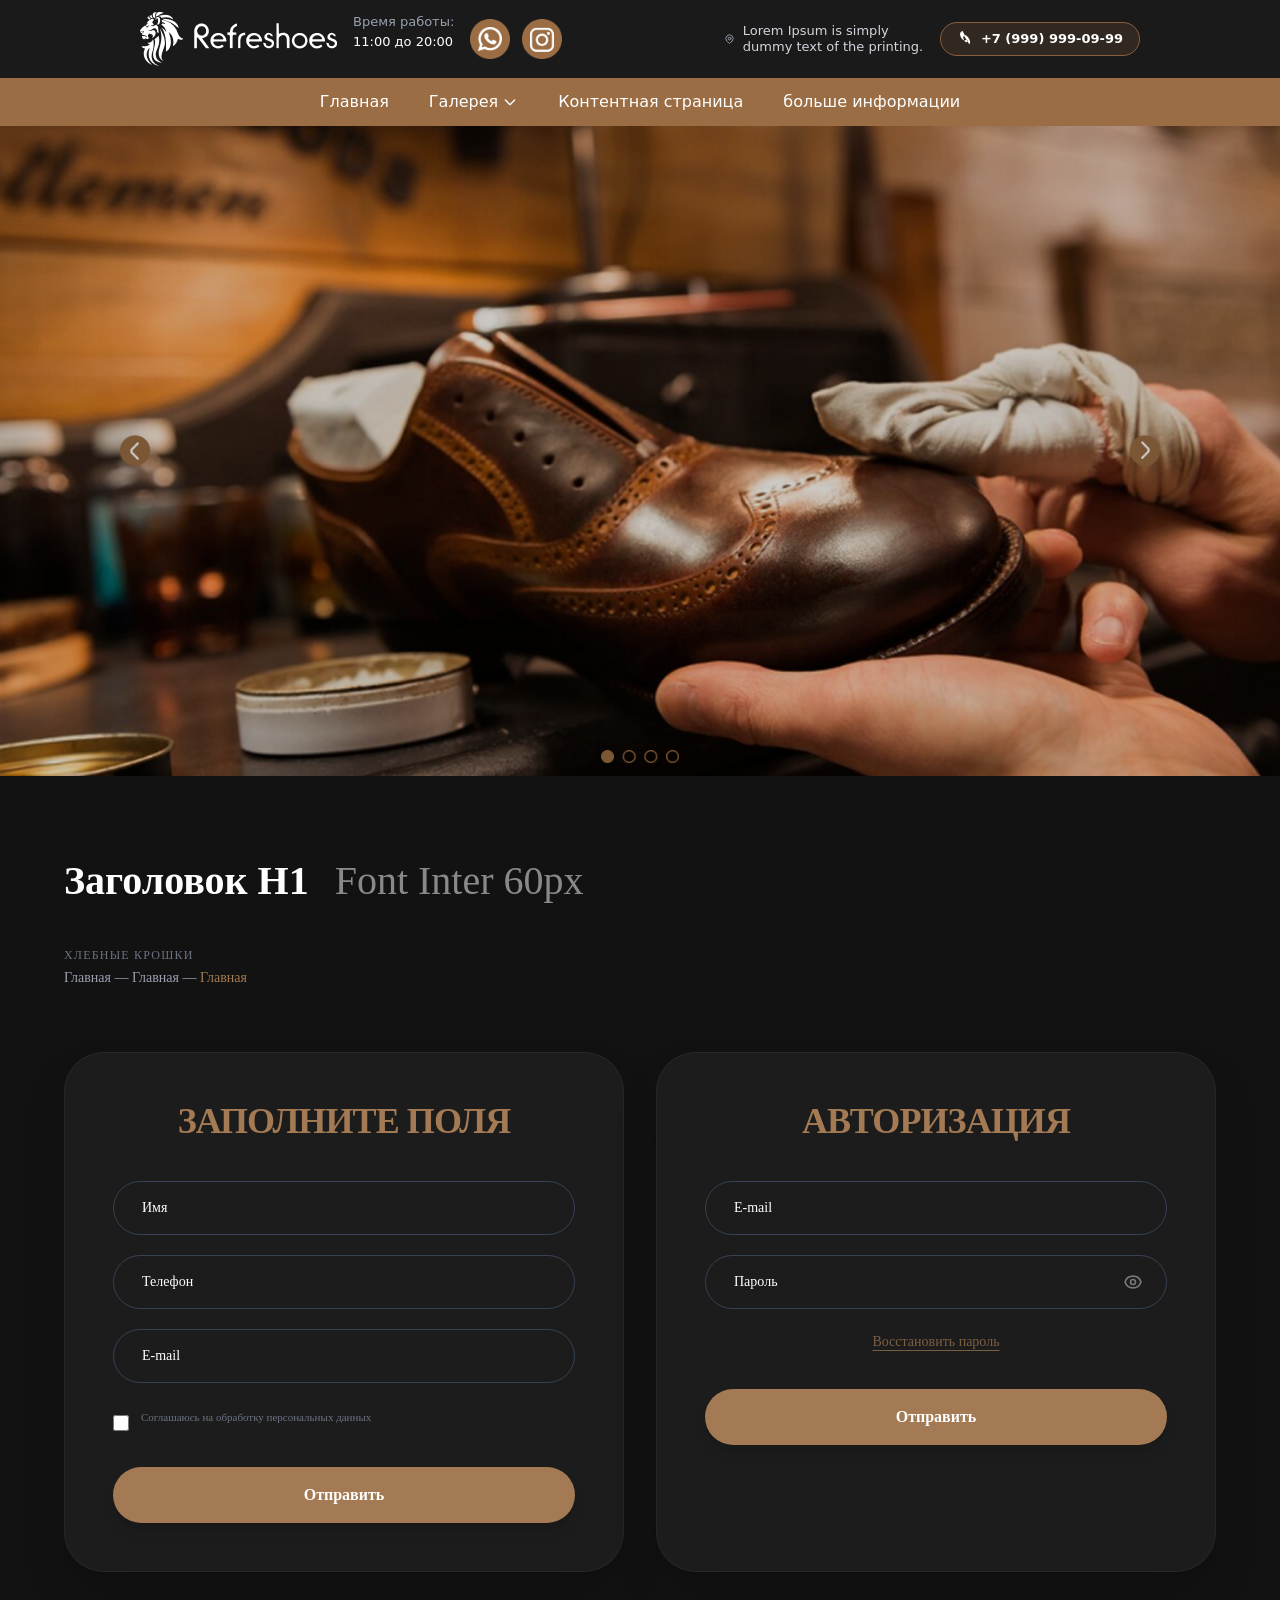
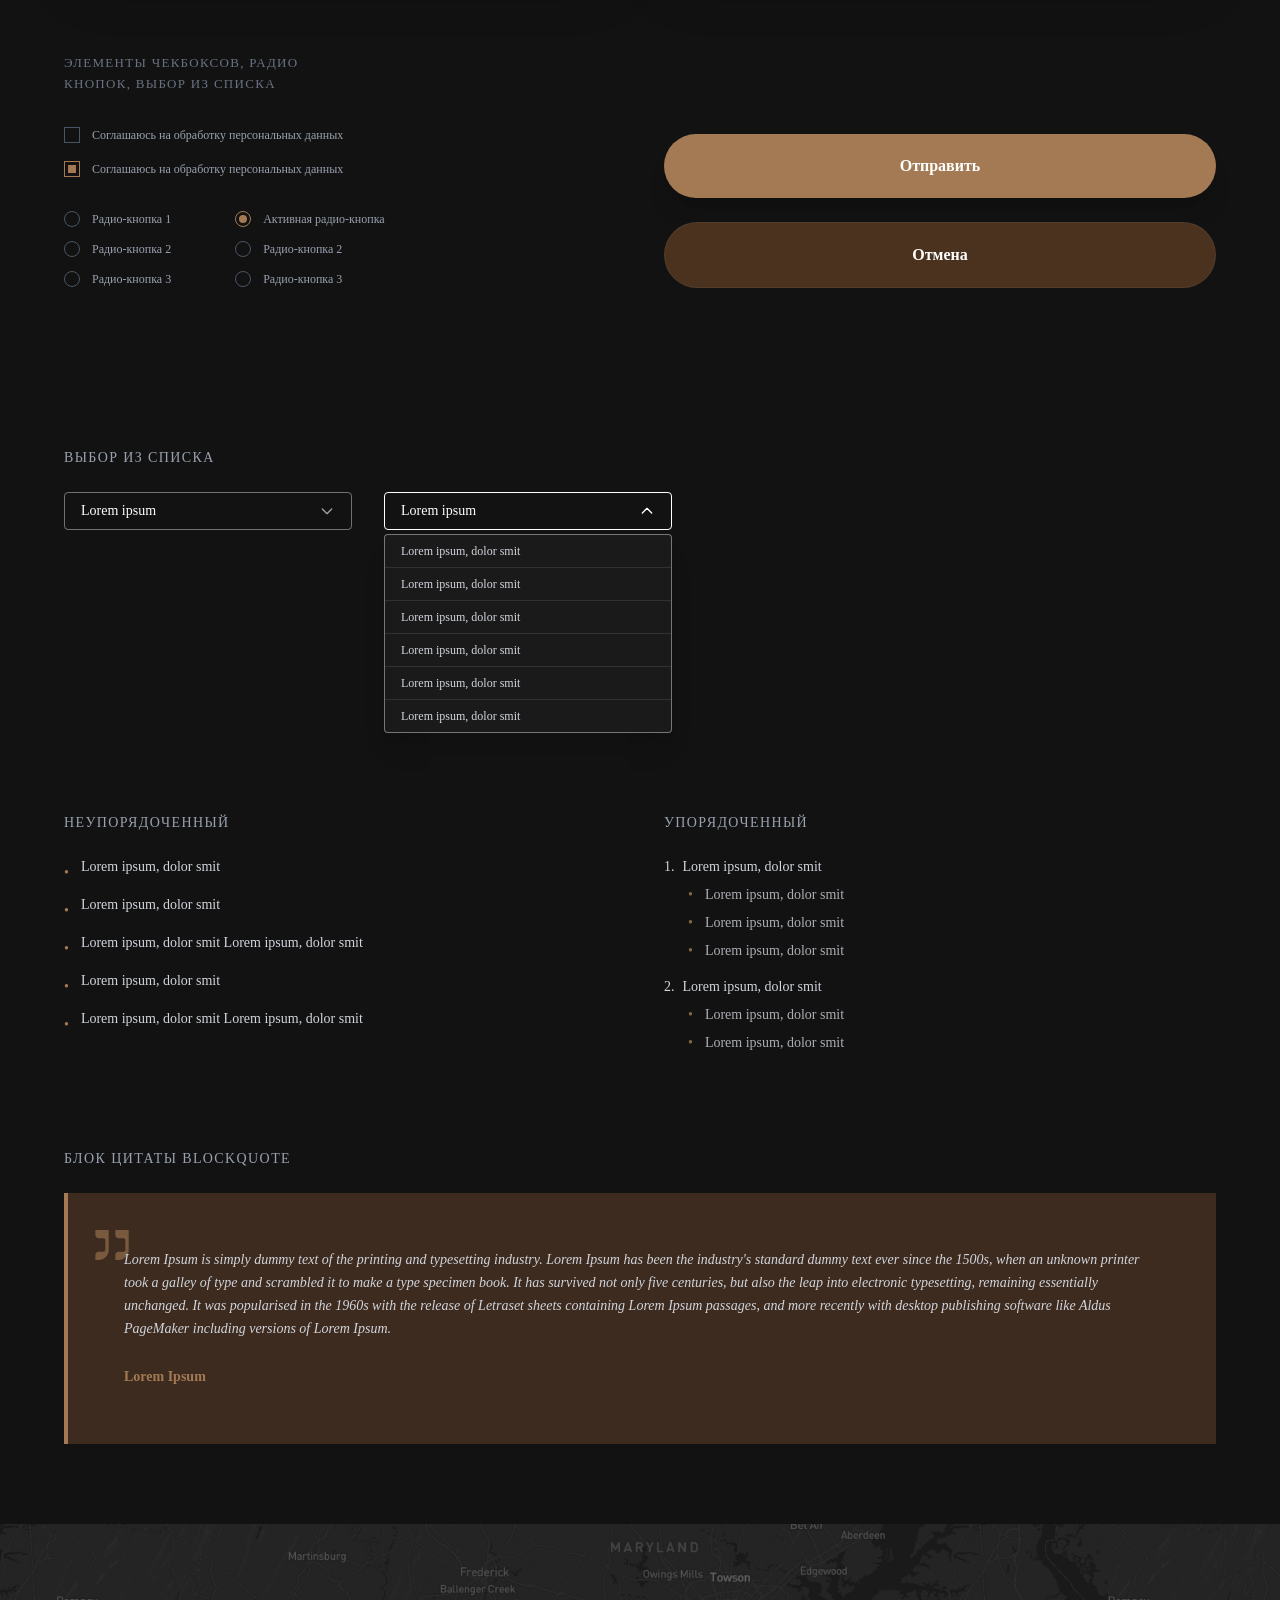
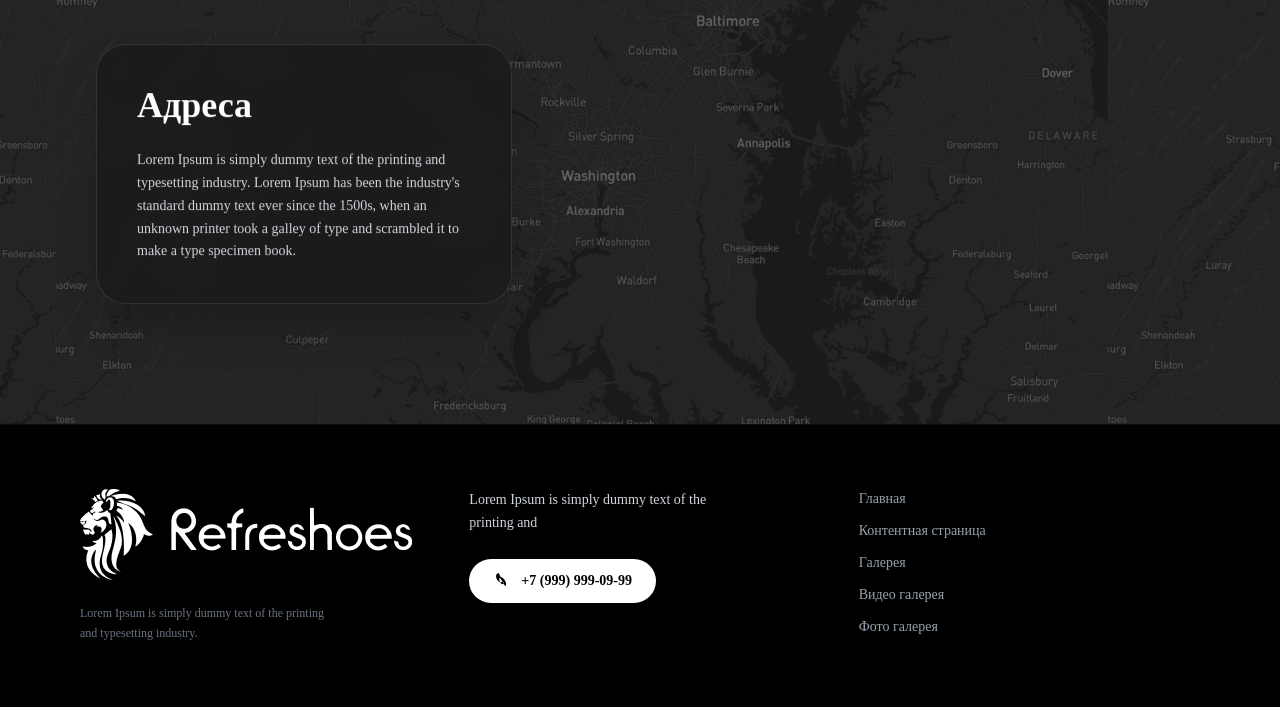
<file: index.html>
<!DOCTYPE html>
<html lang="en">
<head>
    <meta charset="UTF-8">
    <meta name="viewport" content="width=device-width, initial-scale=1.0">
    <title>Document</title>
    <link rel="stylesheet" href="./src/output.css">
</head>
<body >

    <div class="bg-[#1a1a1a]"><header class="bg-[#1a1a1a] text-white py-3 px-4 md:px-10 flex flex-wrap items-center max-w-[1080px] m-auto justify-between text-[13px]">
        
       <div class="flex gap-4"> <div class=" items-center space-x-3">
            <div class=" flex items-center justify-center">
                <img src="./src/Refreshoes_LOGO копия 1.png" alt="">
            </div>
            
        </div>

        <div class="hidden lg:block text-gray-400">
            <p>Время работы:</p>
            <p class="text-white">11:00 до 20:00</p>
        </div>

        <div class="flex space-x-3 items-center">
            <a href="#" class="w-10 h-10  rounded-full flex items-center justify-center hover:bg-gray-700">
                <span class="text-[10px]"><img class="lg:block hidden" src="./src/Group 1100.png" alt=""></span>
            </a>
            <a href="#" class="w-10 h-10  flex items-center justify-center hover:bg-gray-700">
                <span class="text-[10px]"><img class="lg:block hidden" src="./src/Group 1101.png" alt="">
                </span>
            </a>
        </div></div>
<div class="flex gap-4">
        <div class="hidden xl:flex items-center space-x-2 max-w-[200px]">
            <svg xmlns="http://www.w3.org/2000/svg" class="h-5 w-5 text-gray-400" fill="none" viewBox="0 0 24 24" stroke="currentColor">
                <path stroke-linecap="round" stroke-linejoin="round" stroke-width="2" d="M17.657 16.657L13.414 20.9a1.998 1.998 0 01-2.827 0l-4.244-4.243a8 8 0 1111.314 0z" />
                <path stroke-linecap="round" stroke-linejoin="round" stroke-width="2" d="M15 11a3 3 0 11-6 0 3 3 0 016 0z" />
            </svg>
            <p class="text-gray-300 leading-tight">Lorem Ipsum is simply dummy text of the printing.</p>
        </div>

        <div class="bg-[#8b5e3c]/20 border border-[#8b5e3c] rounded-full px-4 py-1.5 flex items-center space-x-2">
            <svg xmlns="http://www.w3.org/2000/svg" class="h-4 w-4" fill="currentColor" viewBox="0 0 24 24">
                <path d="M20 22.621l-3.521-6.795c-.008.004-1.974.97-2.064 1.011-2.24 1.086-6.799-7.82-4.509-8.954.058-.028 2.026-1.004 2.026-1.004l-3.571-6.879s-2.021.999-2.035 1.007c-4.861 2.544 1.515 15.283 6.441 12.652l.004.002 2.002-.985 3.521 6.795c4.772-2.319-3.238-15.549-8.294-13.104z"/>
            </svg>
            <span class="font-semibold">+7 (999) 999-09-99</span>
        </div></div>
    </header></div>

    <nav class="bg-[#9B6D44] text-white flex justify-center space-x-10 py-3 shadow-md">
        <a href="#" class="hover:text-gray-200 transition">Главная</a>
        <div class="flex items-center space-x-1 cursor-pointer hover:text-gray-200 transition">
             <a href="./src/s2.html" class="hover:text-gray-200 transition">Галерея</a>
            <svg xmlns="http://www.w3.org/2000/svg" class="h-4 w-4" fill="none" viewBox="0 0 24 24" stroke="currentColor">
                <path stroke-linecap="round" stroke-linejoin="round" stroke-width="2" d="M19 9l-7 7-7-7" />
            </svg>
        </div>
        <a href="./src/s3.html" class="hover:text-gray-200 transition">Контентная страница</a>
         <a href="./src/s4.html" class="hover:text-gray-200 transition">больше информации</a>
    </nav>

    <section class="relative w-full h-[500px] md:h-[650px] overflow-hidden">
        <img src="./src/Group 14 (1).png" 
             alt="Shoe cleaning" 
             class="w-full h-full object-cover">
        
        <div class="absolute inset-0 bg-black/20"></div>

       
        
    </section>
 <section class="bg-[#121212] text-white py-20 px-4 font-['Inter']">
    <div class="max-w-6xl mx-auto">
        
        <div class="mb-16">
            <h1 class="text-4xl md:text-[40px] font-bold leading-tight mb-10">
                Заголовок H1 <span class="font-light opacity-50 ml-4 hidden md:inline">Font Inter 60px</span>
            </h1>
            
            <div class="space-y-1">
                <p class="text-[12px] text-gray-500 uppercase tracking-widest">Хлебные крошки</p>
                <nav class="text-sm text-gray-400">
                    <a href="#" class="hover:text-white">Главная</a> — 
                    <a href="#" class="hover:text-white">Главная</a> — 
                    <span class="text-[#a37a53]">Главная</span>
                </nav>
            </div>
        </div>

        <div class="grid grid-cols-1 lg:grid-cols-2 gap-8 mb-20">
            
            <div class="bg-[#1c1c1c] p-8 md:p-12 rounded-[40px] shadow-2xl border border-white/5">
                <h2 class="text-[#a37a53] text-3xl md:text-4xl font-bold mb-10 text-center uppercase tracking-tight">Заполните поля</h2>
                <div class="space-y-5">
                    <input type="text" placeholder="Имя" class="w-full bg-transparent border border-gray-700 rounded-full py-4 px-7 outline-none focus:border-[#a37a53] transition-colors text-sm">
                    <input type="text" placeholder="Телефон" class="w-full bg-transparent border border-gray-700 rounded-full py-4 px-7 outline-none focus:border-[#a37a53] transition-colors text-sm">
                    <input type="email" placeholder="E-mail" class="w-full bg-transparent border border-gray-700 rounded-full py-4 px-7 outline-none focus:border-[#a37a53] transition-colors text-sm">
                    
                    <label class="flex items-start gap-3 cursor-pointer group pt-2">
                        <input type="checkbox" class="mt-1 w-4 h-4 rounded border-gray-700 bg-transparent accent-[#a37a53]">
                        <span class="text-[11px] text-gray-500 group-hover:text-gray-300 transition-colors leading-tight">
                            Соглашаюсь на обработку персональных данных
                        </span>
                    </label>

                    <button class="w-full bg-[#a37a53] hover:bg-[#8b6542] text-white font-semibold py-4 rounded-full mt-4 transition-all shadow-lg active:scale-[0.98]">
                        Отправить
                    </button>
                </div>
            </div>

            <div class="bg-[#1c1c1c] p-8 md:p-12 rounded-[40px] shadow-2xl border border-white/5">
                <h2 class="text-[#a37a53] text-3xl md:text-4xl font-bold mb-10 text-center uppercase tracking-tight">Авторизация</h2>
                <div class="space-y-5">
                    <input type="email" placeholder="E-mail" class="w-full bg-transparent border border-gray-700 rounded-full py-4 px-7 outline-none focus:border-[#a37a53] transition-colors text-sm">
                    
                    <div class="relative">
                        <input type="password" placeholder="Пароль" class="w-full bg-transparent border border-gray-700 rounded-full py-4 px-7 outline-none focus:border-[#a37a53] transition-colors text-sm">
                        <button class="absolute right-6 top-1/2 -translate-y-1/2 opacity-40 hover:opacity-100 transition-opacity">
                            <svg xmlns="http://www.w3.org/2000/svg" class="h-5 w-5" fill="none" viewBox="0 0 24 24" stroke="currentColor">
                                <path stroke-linecap="round" stroke-linejoin="round" stroke-width="2" d="M15 12a3 3 0 11-6 0 3 3 0 016 0z" />
                                <path stroke-linecap="round" stroke-linejoin="round" stroke-width="2" d="M2.458 12C3.732 7.943 7.523 5 12 5c4.478 0 8.268 2.943 9.542 7-1.274 4.057-5.064 7-9.542 7-4.477 0-8.268-2.943-9.542-7z" />
                            </svg>
                        </button>
                    </div>

                    <div class="text-center">
                        <a href="./index.html" class="text-sm text-[#a37a53] underline underline-offset-4 opacity-70 hover:opacity-100 transition-opacity">Восстановить пароль</a>
                    </div>

                    <button class="w-full bg-[#a37a53] hover:bg-[#8b6542] text-white font-semibold py-4 rounded-full mt-4 transition-all shadow-lg active:scale-[0.98]">
                        Отправить
                    </button>
                </div>
            </div>
        </div>

        <div class="grid grid-cols-1 md:grid-cols-2 gap-12 items-end">
            
            <div class="space-y-8">
                <p class="text-[13px] text-gray-500 leading-relaxed uppercase tracking-widest">
                    Элементы чекбоксов, радио<br>кнопок, выбор из списка
                </p>

                <div class="space-y-4">
                    <label class="flex items-center gap-3 cursor-pointer group">
                        <div class="w-4 h-4 border border-gray-600 group-hover:border-[#a37a53] transition-colors"></div>
                        <span class="text-[12px] text-gray-400">Соглашаюсь на обработку персональных данных</span>
                    </label>
                    <label class="flex items-center gap-3 cursor-pointer group">
                        <div class="w-4 h-4 border border-[#a37a53] flex items-center justify-center">
                            <div class="w-2 h-2 bg-[#a37a53]"></div>
                        </div>
                        <span class="text-[12px] text-gray-400">Соглашаюсь на обработку персональных данных</span>
                    </label>
                </div>

                <div class="flex gap-16">
                    <div class="space-y-3">
                        <label class="flex items-center gap-3 cursor-pointer"><div class="w-4 h-4 border border-gray-600 rounded-full"></div><span class="text-[12px] text-gray-400">Радио-кнопка 1</span></label>
                        <label class="flex items-center gap-3 cursor-pointer"><div class="w-4 h-4 border border-gray-600 rounded-full"></div><span class="text-[12px] text-gray-400">Радио-кнопка 2</span></label>
                          <label class="flex items-center gap-3 cursor-pointer"><div class="w-4 h-4 border border-gray-600 rounded-full"></div><span class="text-[12px] text-gray-400">Радио-кнопка 3</span></label>
                    </div>
                    <div class="space-y-3">
                        <label class="flex items-center gap-3 cursor-pointer">
                            <div class="w-4 h-4 border border-[#a37a53] rounded-full flex items-center justify-center">
                                <div class="w-2 h-2 bg-[#a37a53] rounded-full"></div>
                            </div>
                            <span class="text-[12px] text-gray-400">Активная радио-кнопка</span>
                        </label>
                        <label class="flex items-center gap-3 cursor-pointer"><div class="w-4 h-4 border border-gray-600 rounded-full"></div><span class="text-[12px] text-gray-400">Радио-кнопка 2</span></label>
                          <label class="flex items-center gap-3 cursor-pointer"><div class="w-4 h-4 border border-gray-600 rounded-full"></div><span class="text-[12px] text-gray-400">Радио-кнопка 3</span></label>
                    </div>
                </div>
            </div>

            <div class="space-y-6">
                <button class="w-full bg-[#a37a53] hover:bg-[#8b6542] text-white font-semibold py-5 rounded-full transition-all shadow-xl">
                    Отправить
                </button>
                <button class="w-full bg-[#4a321f] hover:bg-[#5d3f24] text-white font-semibold py-5 rounded-full transition-all border border-white/5">
                    Отмена
                </button>
            </div>

        </div>
    </div>
</section>
<section class="bg-[#121212] text-white py-20 px-4 font-['Inter']">
    <div class="max-w-6xl mx-auto">
        
        <div class="mb-20">
            <h3 class="text-gray-400 text-sm mb-6 uppercase tracking-widest">выбор из списка</h3>
            <div class="flex flex-col md:flex-row gap-8 items-start">
                
                <div class="relative w-full md:w-72">
                    <div class="border border-white/40 rounded-sm px-4 py-2 flex justify-between items-center cursor-pointer hover:border-white transition-colors">
                        <span class="text-sm">Lorem ipsum</span>
                        <svg xmlns="http://www.w3.org/2000/svg" class="h-4 w-4 opacity-60" fill="none" viewBox="0 0 24 24" stroke="currentColor">
                            <path stroke-linecap="round" stroke-linejoin="round" stroke-width="2" d="M19 9l-7 7-7-7" />
                        </svg>
                    </div>
                </div>

                <div class="relative w-full md:w-72">
                    <div class="border border-white rounded-sm px-4 py-2 flex justify-between items-center cursor-pointer">
                        <span class="text-sm">Lorem ipsum</span>
                        <svg xmlns="http://www.w3.org/2000/svg" class="h-4 w-4" fill="none" viewBox="0 0 24 24" stroke="currentColor">
                            <path stroke-linecap="round" stroke-linejoin="round" stroke-width="2" d="M5 15l7-7 7 7" />
                        </svg>
                    </div>
                    <div class="mt-1 border border-white/40 bg-[#1a1a1a] rounded-sm overflow-hidden shadow-xl">
                        <div class="px-4 py-2 text-xs text-gray-300 border-b border-white/10 hover:bg-white/5 cursor-pointer">Lorem ipsum, dolor smit</div>
                        <div class="px-4 py-2 text-xs text-gray-300 border-b border-white/10 hover:bg-white/5 cursor-pointer">Lorem ipsum, dolor smit</div>
                        <div class="px-4 py-2 text-xs text-gray-300 border-b border-white/10 hover:bg-white/5 cursor-pointer">Lorem ipsum, dolor smit</div>
                        <div class="px-4 py-2 text-xs text-gray-300 border-b border-white/10 hover:bg-white/5 cursor-pointer">Lorem ipsum, dolor smit</div>
                        <div class="px-4 py-2 text-xs text-gray-300 border-b border-white/10 hover:bg-white/5 cursor-pointer">Lorem ipsum, dolor smit</div>
                        <div class="px-4 py-2 text-xs text-gray-300 hover:bg-white/5 cursor-pointer">Lorem ipsum, dolor smit</div>
                    </div>
                </div>
            </div>
        </div>

        <div class="grid grid-cols-1 md:grid-cols-2 gap-12 mb-24">
            
            <div>
                <h3 class="text-gray-400 text-sm mb-6 uppercase tracking-widest">неупорядоченный</h3>
                <ul class="space-y-3">
                    <li class="flex items-start gap-3 text-sm text-gray-300">
                        <span class="text-[#a37a53] mt-1.5">•</span> 
                        Lorem ipsum, dolor smit
                    </li>
                    <li class="flex items-start gap-3 text-sm text-gray-300">
                        <span class="text-[#a37a53] mt-1.5">•</span> 
                        Lorem ipsum, dolor smit
                    </li>
                    <li class="flex items-start gap-3 text-sm text-gray-300">
                        <span class="text-[#a37a53] mt-1.5">•</span> 
                        Lorem ipsum, dolor smit Lorem ipsum, dolor smit
                    </li>
                    <li class="flex items-start gap-3 text-sm text-gray-300">
                        <span class="text-[#a37a53] mt-1.5">•</span> 
                        Lorem ipsum, dolor smit
                    </li>
                    <li class="flex items-start gap-3 text-sm text-gray-300">
                        <span class="text-[#a37a53] mt-1.5">•</span> 
                        Lorem ipsum, dolor smit Lorem ipsum, dolor smit
                    </li>
                </ul>
            </div>

            <div>
                <h3 class="text-gray-400 text-sm mb-6 uppercase tracking-widest">упорядоченный</h3>
                <ol class="space-y-4 text-sm text-gray-300">
                    <li>
                        <div class="flex gap-2"><span>1.</span> Lorem ipsum, dolor smit</div>
                        <ul class="pl-6 mt-2 space-y-2 opacity-80">
                            <li class="flex items-center gap-3">
                                <span class="text-[#a37a53]">•</span> Lorem ipsum, dolor smit
                            </li>
                            <li class="flex items-center gap-3">
                                <span class="text-[#a37a53]">•</span> Lorem ipsum, dolor smit
                            </li>
                            <li class="flex items-center gap-3">
                                <span class="text-[#a37a53]">•</span> Lorem ipsum, dolor smit
                            </li>
                        </ul>
                    </li>
                    <li>
                        <div class="flex gap-2"><span>2.</span> Lorem ipsum, dolor smit</div>
                        <ul class="pl-6 mt-2 space-y-2 opacity-80">
                            <li class="flex items-center gap-3">
                                <span class="text-[#a37a53]">•</span> Lorem ipsum, dolor smit
                            </li>
                            <li class="flex items-center gap-3">
                                <span class="text-[#a37a53]">•</span> Lorem ipsum, dolor smit
                            </li>
                        </ul>
                    </li>
                </ol>
            </div>
        </div>

        <div>
            <h3 class="text-gray-400 text-sm mb-6 uppercase tracking-widest">Блок цитаты blockquote</h3>
            <blockquote class="relative bg-[#3d2b1f] border-l-4 border-[#a37a53] p-10 md:p-14 overflow-hidden">
                <div class="absolute top-8 left-6 text-[#a37a53] opacity-60">
                    <svg width="40" height="40" viewBox="0 0 24 24" fill="currentColor">
                        <path d="M14.017 21L14.017 18C14.017 16.8954 14.9124 16 16.017 16H19.017C19.5693 16 20.017 15.5523 20.017 15V9C20.017 8.44772 19.5693 8 19.017 8H16.017C14.9124 8 14.017 7.10457 14.017 6V3L22.017 3V15C22.017 18.3137 19.3307 21 16.017 21H14.017ZM2.017 21L2.017 18C2.017 16.8954 2.91243 16 4.017 16H7.017C7.56928 16 8.017 15.5523 8.017 15V9C8.017 8.44772 7.56928 8 7.017 8H4.017C2.91243 8 2.017 7.10457 2.017 6V3L10.017 3V15C10.017 18.3137 7.33072 21 4.017 21H2.017Z" />
                    </svg>
                </div>
                
                <div class="relative z-10">
                    <p class="text-gray-300 italic text-sm leading-relaxed mb-6">
                        Lorem Ipsum is simply dummy text of the printing and typesetting industry. Lorem Ipsum has been the industry's standard dummy text ever since the 1500s, when an unknown printer took a galley of type and scrambled it to make a type specimen book. It has survived not only five centuries, but also the leap into electronic typesetting, remaining essentially unchanged. It was popularised in the 1960s with the release of Letraset sheets containing Lorem Ipsum passages, and more recently with desktop publishing software like Aldus PageMaker including versions of Lorem Ipsum.
                    </p>
                    <cite class="not-italic font-bold text-[#a37a53] text-sm">Lorem Ipsum</cite>
                </div>
            </blockquote>
        </div>

    </div>
</section>
<section class="font-['Inter']">
    
    <div class="relative w-full h-[500px] bg-[#1a1a1a] overflow-hidden">
        
        <img src="./src/Group 10.png" alt="Карта" class="w-full h-full object-cover grayscale opacity-40">

        <div class="absolute top-1/2 left-4 md:left-20 -translate-y-1/2 w-full max-w-md px-4">
            <div class="bg-[#1c1c1c]/95 backdrop-blur-sm p-8 md:p-10 rounded-[30px] border border-white/10 shadow-2xl">
                <h2 class="text-white text-4xl font-bold mb-6">Адреса</h2>
                <p class="text-gray-300 text-sm leading-relaxed">
                    Lorem Ipsum is simply dummy text of the printing and typesetting industry. Lorem Ipsum has been the industry's standard dummy text ever since the 1500s, when an unknown printer took a galley of type and scrambled it to make a type specimen book.
                </p>
            </div>
        </div>
    </div>

    <footer class="bg-black text-white py-16 px-4 md:px-20 border-t border-white/5">
        <div class="max-w-7xl mx-auto grid grid-cols-1 md:grid-cols-3 gap-12">
            
            <div class="space-y-6">
                <div class="flex items-center space-x-4">
                   <img src="./src/Refreshoes_LOGO копия 2.png" alt="">
                </div>
                <p class="text-gray-500 text-xs leading-relaxed max-w-[250px]">
                    Lorem Ipsum is simply dummy text of the printing and typesetting industry.
                </p>
            </div>

            <div class="space-y-6">
                <p class="text-gray-300 text-sm leading-relaxed max-w-[280px]">
                    Lorem Ipsum is simply dummy text of the printing and
                </p>
                
                <a href="tel:+79999990999" class="inline-flex items-center space-x-3 bg-white text-black px-6 py-3 rounded-full hover:bg-gray-200 transition-all shadow-lg active:scale-95">
                    <svg xmlns="http://www.w3.org/2000/svg" class="h-4 w-4" fill="currentColor" viewBox="0 0 24 24">
                        <path d="M20 22.621l-3.521-6.795c-.008.004-1.974.97-2.064 1.011-2.24 1.086-6.799-7.82-4.509-8.954.058-.028 2.026-1.004 2.026-1.004l-3.571-6.879s-2.021.999-2.035 1.007c-4.861 2.544 1.515 15.283 6.441 12.652l.004.002 2.002-.985 3.521 6.795c4.772-2.319-3.238-15.549-8.294-13.104z"/>
                    </svg>
                    <span class="font-bold text-sm">+7 (999) 999-09-99</span>
                </a>
            </div>

            <nav class="flex flex-col space-y-3 text-sm">
                <a href="#" class="text-gray-400 hover:text-white transition-colors">Главная</a>
                <a href="#" class="text-gray-400 hover:text-white transition-colors">Контентная страница</a>
                <a href="#" class="text-gray-400 hover:text-white transition-colors">Галерея</a>
                <a href="#" class="text-gray-400 hover:text-white transition-colors">Видео галерея</a>
                <a href="#" class="text-gray-400 hover:text-white transition-colors">Фото галерея</a>
            </nav>

        </div>
    </footer>
</section>
</body>
</html>
</file>
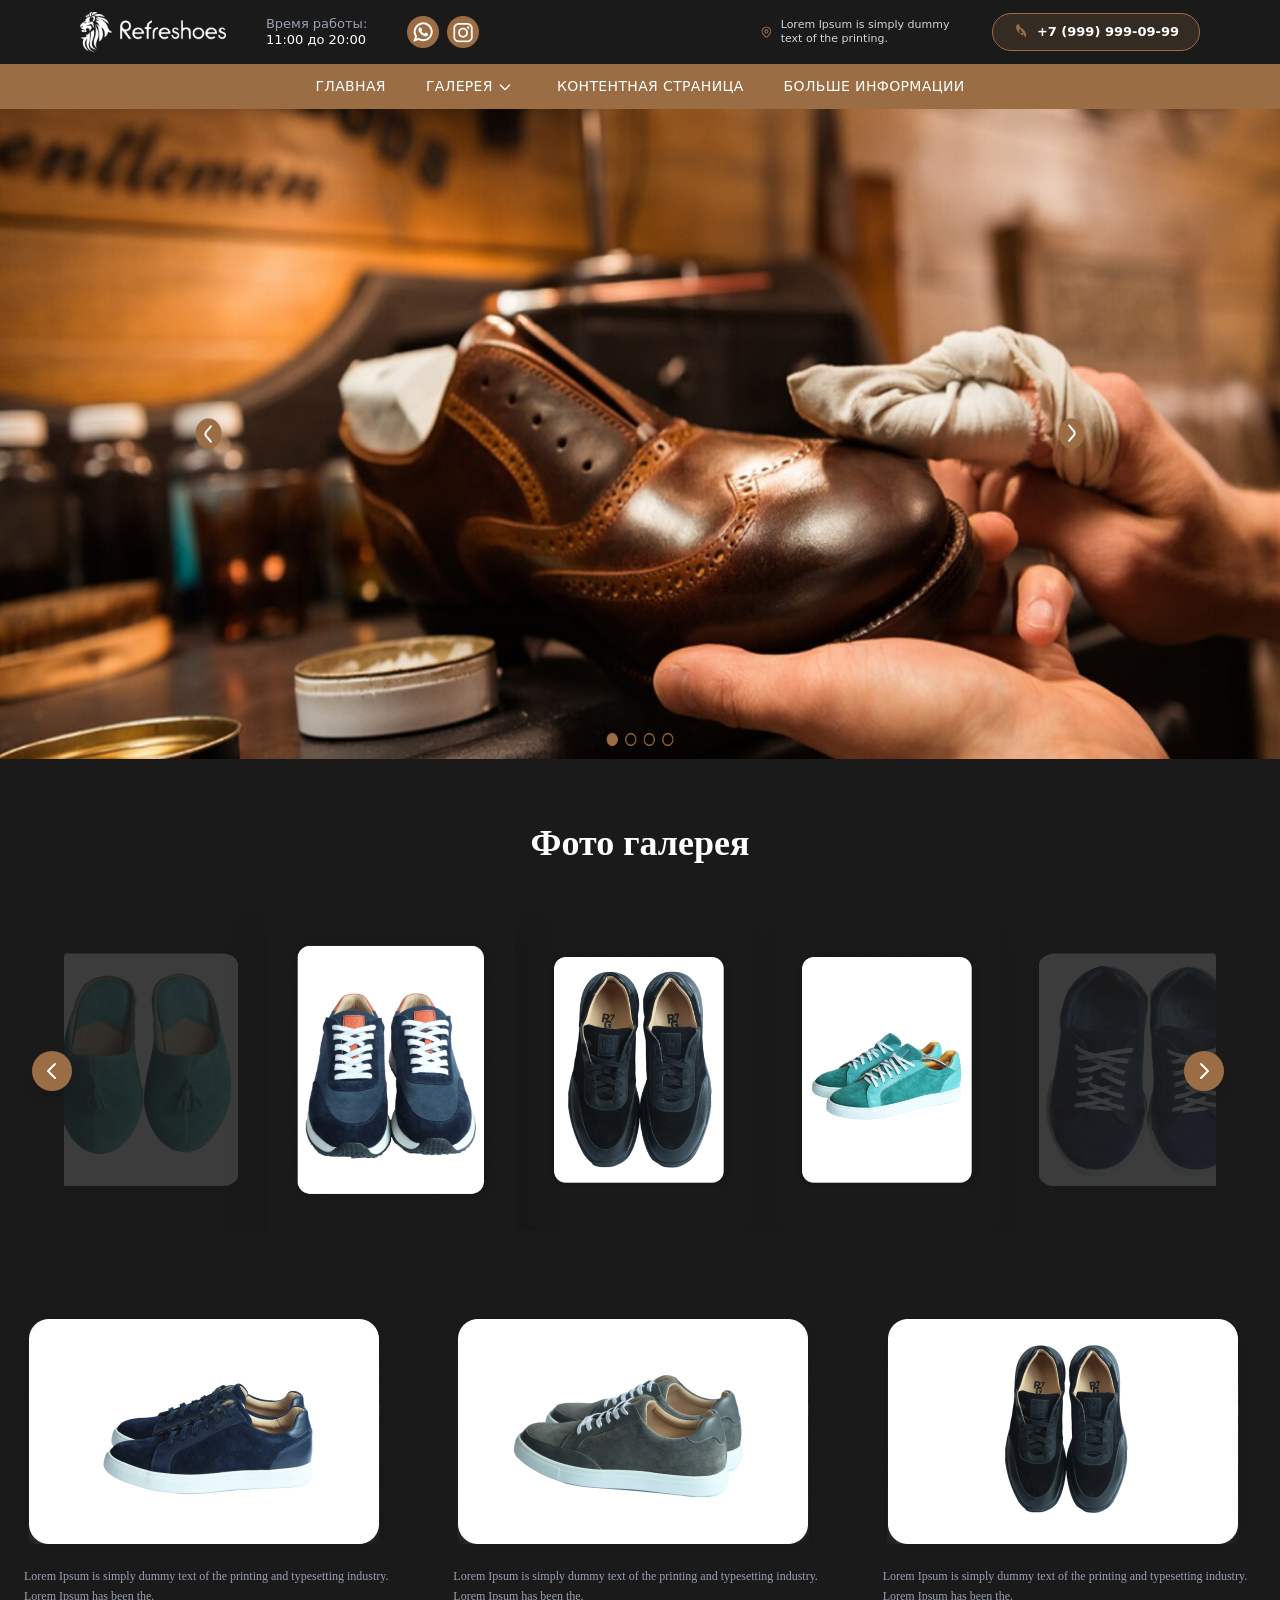
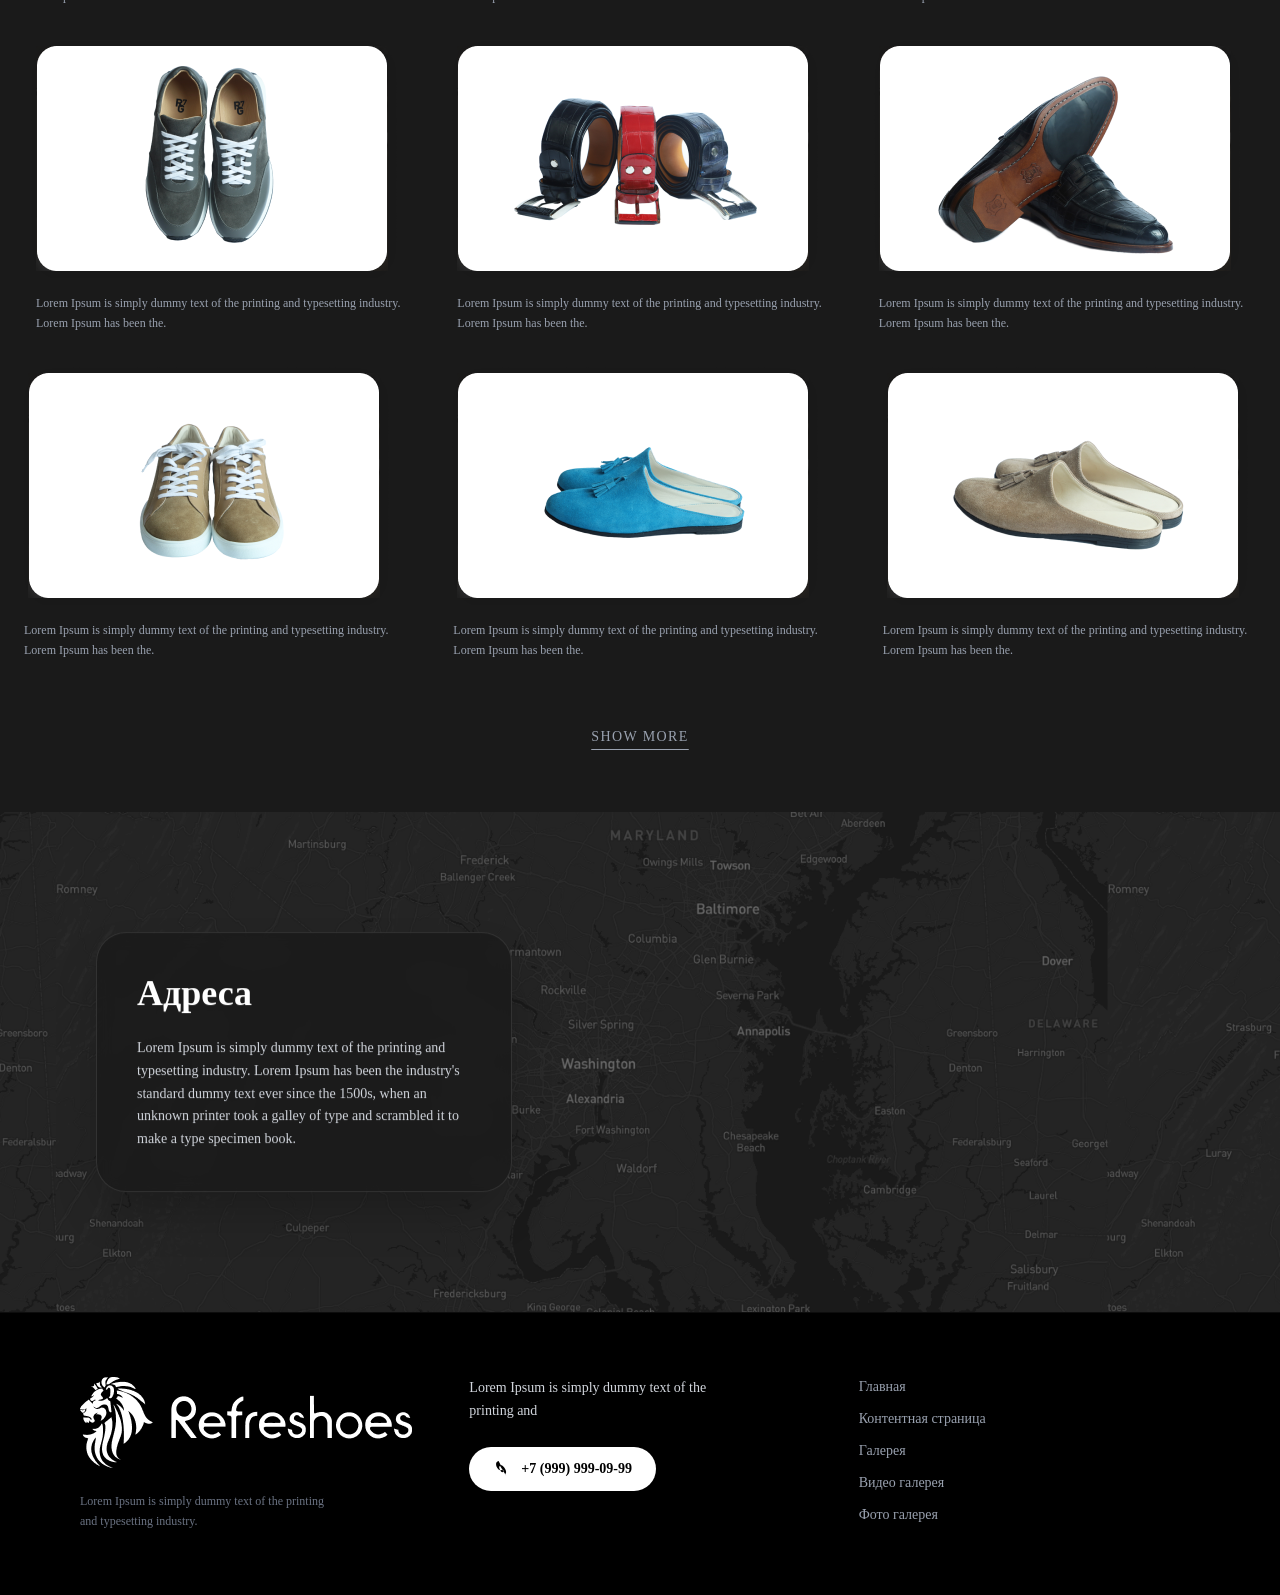
<file: src/s2.html>
<!DOCTYPE html>
<html lang="en">
<head>
    <meta charset="UTF-8">
    <meta name="viewport" content="width=device-width, initial-scale=1.0">
    <title>Document</title>
    <link rel="stylesheet" href="./output.css">
</head>
<body>
<section><div class="bg-[#1a1a1a]">
    <header class="bg-[#1a1a1a] text-white py-3 px-4 md:px-10 flex flex-wrap items-center max-w-[1200px] m-auto justify-between text-[13px]">
        <div class="flex gap-10 items-center">
            <div class="flex items-center space-x-3">
                <img src="./Refreshoes_LOGO копия 1.png" alt="Logo" class="h-10">
            </div>

            <div class="hidden lg:block text-gray-400 leading-tight">
                <p>Время работы:</p>
                <p class="text-white">11:00 до 20:00</p>
            </div>

            <div class="flex space-x-2 items-center">
                <a href="#" class="hover:opacity-80 transition">
                    <img   src="./Group 1100.png" alt="" class="w-8 h-8 lg:block hidden ">
                </a>
                <a href="#" class="hover:opacity-80 transition">
                    <img src="./Group 1101.png" alt="" class="w-8 h-8 lg:block hidden">
                </a>
            </div>
        </div>

        <div class="flex gap-8 items-center">
            <div class="hidden xl:flex items-center space-x-2 max-w-[200px]">
                <svg xmlns="http://www.w3.org/2000/svg" class="h-5 w-5 text-[#9B6D44]" fill="none" viewBox="0 0 24 24" stroke="currentColor">
                    <path stroke-linecap="round" stroke-linejoin="round" stroke-width="2" d="M17.657 16.657L13.414 20.9a1.998 1.998 0 01-2.827 0l-4.244-4.243a8 8 0 1111.314 0z" />
                    <path stroke-linecap="round" stroke-linejoin="round" stroke-width="2" d="M15 11a3 3 0 11-6 0 3 3 0 016 0z" />
                </svg>
                <p class="text-gray-300 leading-tight text-[11px]">Lorem Ipsum is simply dummy text of the printing.</p>
            </div>

            <a href="tel:+79999990999" class="bg-[#9B6D44]/20 border border-[#9B6D44] rounded-full px-5 py-2 flex items-center space-x-2 hover:bg-[#9B6D44]/30 transition">
                <svg xmlns="http://www.w3.org/2000/svg" class="h-4 w-4 text-[#9B6D44]" fill="currentColor" viewBox="0 0 24 24">
                    <path d="M20 22.621l-3.521-6.795c-.008.004-1.974.97-2.064 1.011-2.24 1.086-6.799-7.82-4.509-8.954.058-.028 2.026-1.004 2.026-1.004l-3.571-6.879s-2.021.999-2.035 1.007c-4.861 2.544 1.515 15.283 6.441 12.652l.004.002 2.002-.985 3.521 6.795c4.772-2.319-3.238-15.549-8.294-13.104z"/>
                </svg>
                <span class="font-bold">+7 (999) 999-09-99</span>
            </a>
        </div>
    </header>
</div>

<nav class="bg-[#9B6D44] text-white relative z-50">
    <div class="flex justify-center space-x-10 py-3 uppercase text-[14px] font-medium tracking-wide">
        <a href="../index.html" class="hover:opacity-70 transition">Главная</a>
        
        <div class="group relative flex items-center space-x-1 cursor-pointer">
             <a href="./s2.html" class="hover:text-gray-200 transition">Галерея</a>
            <svg xmlns="http://www.w3.org/2000/svg" class="h-4 w-4 transition-transform group-hover:rotate-180" fill="none" viewBox="0 0 24 24" stroke="currentColor">
                <path stroke-linecap="round" stroke-linejoin="round" stroke-width="2" d="M19 9l-7 7-7-7" />
            </svg>
            
            <div class="absolute top-full left-1/2 -translate-x-1/2 mt-2 w-48 bg-white rounded-2xl shadow-xl py-4 hidden group-hover:block animate-fade-in">
                <a href="#" class="block px-6 py-2 text-black hover:text-[#9B6D44] transition text-sm font-semibold">Видео галерея</a>
                <a href="#" class="block px-6 py-2 text-black hover:text-[#9B6D44] transition text-sm font-semibold">Фото галерея</a>
            </div>
        </div>

        <a href="./s3.html" class="hover:opacity-70 transition">Контентная страница</a>
        <a href="./s4.html" class="hover:text-gray-200 transition">больше информации</a>
    </div>
</nav>

<section class="relative w-full h-[500px] md:h-[650px] overflow-hidden">
    <img src="./Group 14 (1).png" alt="Shoe cleaning" class="w-full h-full ">
    
    
</section></section>
<section class="bg-[#1a1a1a] text-white py-16 font-['Inter'] ">
    <div class="max-w-7xl mx-auto px-4">
        
        <h2 class="text-4xl font-bold text-center mb-12">Фото галерея</h2>

        <div class="relative flex items-center justify-center space-x-6 mb-20 overflow-hidden">
            <button class="absolute left-4 z-10 w-10 h-10 bg-[#9B6D44] rounded-full flex items-center justify-center hover:bg-[#b07d4e] transition shadow-lg">
                <svg xmlns="http://www.w3.org/2000/svg" class="h-6 w-6" fill="none" viewBox="0 0 24 24" stroke="currentColor">
                    <path stroke-linecap="round" stroke-linejoin="round" stroke-width="2" d="M15 19l-7-7 7-7" />
                </svg>
            </button>

            <div class="opacity-50 hidden lg:block w-48 h-64 rounded-2xl overflow-hidden ">
                <img src="./Mask group (5).png" alt="" class="w-full h-full ">
            </div>
            
            <div class="w-56 h-80 rounded-2xl p-4 flex items-center justify-center shadow-2xl transform scale-110 ">
                <img src="./Mask group (2).png" alt="Shoe" class="max-w-full max-h-full object-contain">
            </div>

            <div class="w-56 h-80 rounded-2xl p-4 flex items-center justify-center shadow-xl">
                <img src="./Mask group (3).png" alt="Shoe" class="max-w-full max-h-full object-contain">
            </div>

            <div class="w-56 h-80 rounded-2xl p-4 flex items-center justify-center shadow-xl">
                <img src="./Mask group (4).png" alt="Shoe" class="max-w-full max-h-full object-contain">
            </div>
 <button class="absolute right-4 z-10 w-10 h-10 bg-[#9B6D44] rounded-full flex items-center justify-center hover:bg-[#b07d4e] transition shadow-lg">
                <svg xmlns="http://www.w3.org/2000/svg" class="h-6 w-6" fill="none" viewBox="0 0 24 24" stroke="currentColor">
                    <path stroke-linecap="round" stroke-linejoin="round" stroke-width="2" d="M9 5l7 7-7 7" />
                </svg>
            </button>
            <div class="opacity-50 hidden lg:block w-48 h-64 rounded-2xl overflow-hidden ">
                <img src="./Mask group (6).png" alt="" class="w-full h-full ">
            </div>

        </div>

        <div class="grid grid-cols-1 sm:grid-cols-2 lg:grid-cols-3 gap-10">
            
            <div class="space-y-4 group">
                <div class="  rounded-[25px] flex items-center justify-center ">
                    <img src="./Group 18 (1).png" alt="Item" class="max-w-full max-h-full ">
                </div>
                <p class="text-[12px] text-gray-400 leading-relaxed px-2">
                    Lorem Ipsum is simply dummy text of the printing and typesetting industry. Lorem Ipsum has been the.
                </p>
            </div>

            <div class="space-y-4 group">
                <div class=" flex items-center justify-center ">
                    <img src="./Group 19.png" alt="Item" class="max-w-full max-h-full object-contain">
                </div>
                <p class="text-[12px] text-gray-400 leading-relaxed px-2">
                    Lorem Ipsum is simply dummy text of the printing and typesetting industry. Lorem Ipsum has been the.
                </p>
            </div>

            <div class="space-y-4 group">
                <div class=" flex items-center justify-center ">
                    <img src="./Group 20.png" alt="Item" class="max-w-full max-h-full object-contain">
                </div>
                <p class="text-[12px] text-gray-400 leading-relaxed px-2">
                    Lorem Ipsum is simply dummy text of the printing and typesetting industry. Lorem Ipsum has been the.
                </p>
            </div>

            </div>

        <div class="grid grid-cols-1 sm:grid-cols-2 lg:grid-cols-3 gap-10 p-3 mt-[20px]">
            
            <div class="space-y-4 group">
                <div class="  rounded-[25px] flex items-center justify-center ">
                    <img src="./Group 21.png" alt="Item" class="max-w-full max-h-full ">
                </div>
                <p class="text-[12px] text-gray-400 leading-relaxed px-2">
                    Lorem Ipsum is simply dummy text of the printing and typesetting industry. Lorem Ipsum has been the.
                </p>
            </div>

            <div class="space-y-4 group">
                <div class=" flex items-center justify-center ">
                    <img src="./Group 22.png" alt="Item" class="max-w-full max-h-full object-contain">
                </div>
                <p class="text-[12px] text-gray-400 leading-relaxed px-2">
                    Lorem Ipsum is simply dummy text of the printing and typesetting industry. Lorem Ipsum has been the.
                </p>
            </div>

            <div class="space-y-4 group">
                <div class=" flex items-center justify-center ">
                    <img src="./Group 23 (1).png" alt="Item" class="max-w-full max-h-full object-contain">
                </div>
                <p class="text-[12px] text-gray-400 leading-relaxed px-2">
                    Lorem Ipsum is simply dummy text of the printing and typesetting industry. Lorem Ipsum has been the.
                </p>
            </div>

            </div>

     <div class="grid grid-cols-1 sm:grid-cols-2 lg:grid-cols-3 gap-10 mt-[20px]">
            
            <div class="space-y-4 group">
                <div class="  rounded-[25px] flex items-center justify-center ">
                    <img src="./Group 24 (1).png" alt="Item" class="max-w-full max-h-full ">
                </div>
                <p class="text-[12px] text-gray-400 leading-relaxed px-2">
                    Lorem Ipsum is simply dummy text of the printing and typesetting industry. Lorem Ipsum has been the.
                </p>
            </div>

            <div class="space-y-4 group">
                <div class=" flex items-center justify-center ">
                    <img src="./Group 25 (1).png" alt="Item" class="max-w-full max-h-full object-contain">
                </div>
                <p class="text-[12px] text-gray-400 leading-relaxed px-2">
                    Lorem Ipsum is simply dummy text of the printing and typesetting industry. Lorem Ipsum has been the.
                </p>
            </div>

            <div class="space-y-4 group">
                <div class="flex items-center justify-center">
                    <img src="./Group 26.png" alt="Item" class="max-w-full max-h-full object-contain">
                </div>
                <p class="text-[12px] text-gray-400 leading-relaxed px-2">
                    Lorem Ipsum is simply dummy text of the printing and typesetting industry. Lorem Ipsum has been the.
                </p>
            </div>

            </div>

        <div class="text-center mt-16">
            <button class="text-sm text-gray-400 hover:text-[#9B6D44] transition underline underline-offset-8 decoration-1 uppercase tracking-widest">
                Show more
            </button>
        </div>

    </div>
</section>
<section class="font-['Inter']">
    
    <div class="relative w-full h-[500px] bg-[#1a1a1a] overflow-hidden">
        
        <img src="./Group 10.png" alt="Карта" class="w-full h-full object-cover grayscale opacity-40">

        <div class="absolute top-1/2 left-4 md:left-20 -translate-y-1/2 w-full max-w-md px-4">
            <div class="bg-[#1c1c1c]/95 backdrop-blur-sm p-8 md:p-10 rounded-[30px] border border-white/10 shadow-2xl">
                <h2 class="text-white text-4xl font-bold mb-6">Адреса</h2>
                <p class="text-gray-300 text-sm leading-relaxed">
                    Lorem Ipsum is simply dummy text of the printing and typesetting industry. Lorem Ipsum has been the industry's standard dummy text ever since the 1500s, when an unknown printer took a galley of type and scrambled it to make a type specimen book.
                </p>
            </div>
        </div>
    </div>

    <footer class="bg-black text-white py-16 px-4 md:px-20 border-t border-white/5">
        <div class="max-w-7xl mx-auto grid grid-cols-1 md:grid-cols-3 gap-12">
            
            <div class="space-y-6">
                <div class="flex items-center space-x-4">
                   <img src="./Refreshoes_LOGO копия 2.png" alt="">
                </div>
                <p class="text-gray-500 text-xs leading-relaxed max-w-[250px]">
                    Lorem Ipsum is simply dummy text of the printing and typesetting industry.
                </p>
            </div>

            <div class="space-y-6">
                <p class="text-gray-300 text-sm leading-relaxed max-w-[280px]">
                    Lorem Ipsum is simply dummy text of the printing and
                </p>
                
                <a href="tel:+79999990999" class="inline-flex items-center space-x-3 bg-white text-black px-6 py-3 rounded-full hover:bg-gray-200 transition-all shadow-lg active:scale-95">
                    <svg xmlns="http://www.w3.org/2000/svg" class="h-4 w-4" fill="currentColor" viewBox="0 0 24 24">
                        <path d="M20 22.621l-3.521-6.795c-.008.004-1.974.97-2.064 1.011-2.24 1.086-6.799-7.82-4.509-8.954.058-.028 2.026-1.004 2.026-1.004l-3.571-6.879s-2.021.999-2.035 1.007c-4.861 2.544 1.515 15.283 6.441 12.652l.004.002 2.002-.985 3.521 6.795c4.772-2.319-3.238-15.549-8.294-13.104z"/>
                    </svg>
                    <span class="font-bold text-sm">+7 (999) 999-09-99</span>
                </a>
            </div>

            <nav class="flex flex-col space-y-3 text-sm">
                <a href="#" class="text-gray-400 hover:text-white transition-colors">Главная</a>
                <a href="#" class="text-gray-400 hover:text-white transition-colors">Контентная страница</a>
                <a href="#" class="text-gray-400 hover:text-white transition-colors">Галерея</a>
                <a href="#" class="text-gray-400 hover:text-white transition-colors">Видео галерея</a>
                <a href="#" class="text-gray-400 hover:text-white transition-colors">Фото галерея</a>
            </nav>

        </div>
    </footer>
</section>
</body>
</html>
</file>
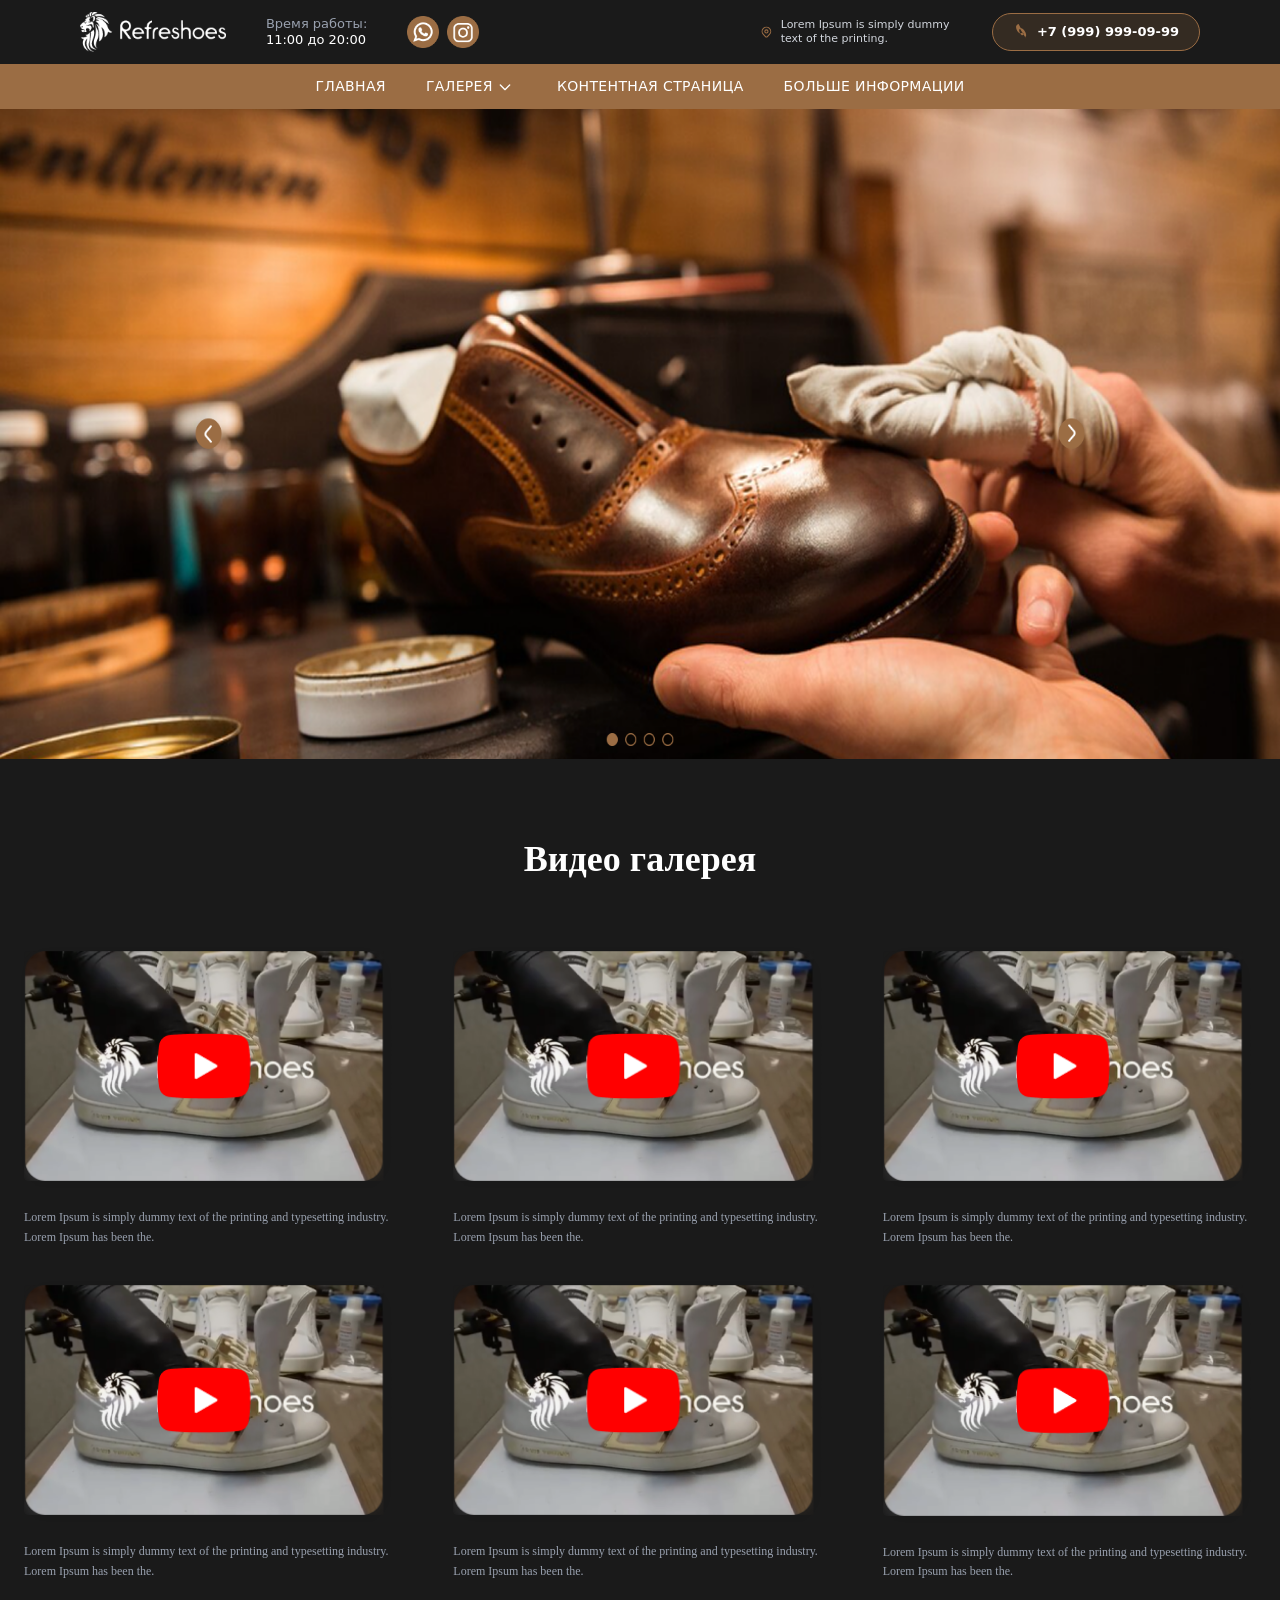
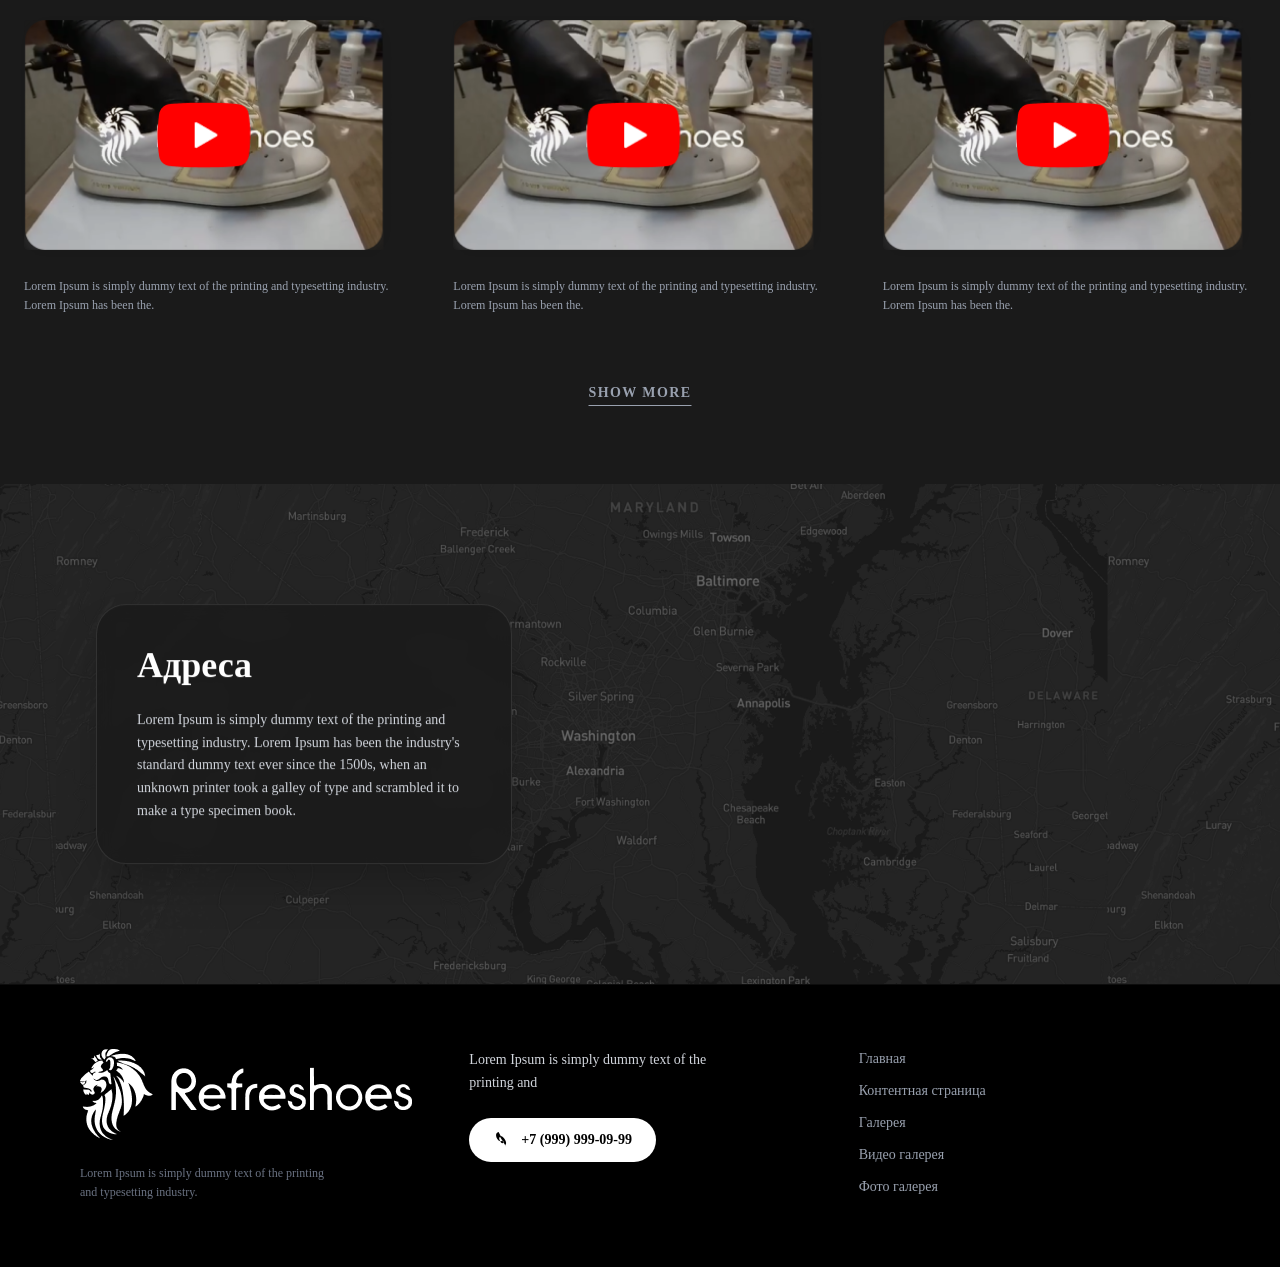
<file: src/s3.html>
<!DOCTYPE html>
<html lang="en">
<head>
    <meta charset="UTF-8">
    <meta name="viewport" content="width=device-width, initial-scale=1.0">
    <title>Document</title>
    <link rel="stylesheet" href="./output.css">
</head>
<body>
    <section><div class="bg-[#1a1a1a]">
    <header class="bg-[#1a1a1a] text-white py-3 px-4 md:px-10 flex flex-wrap items-center max-w-[1200px] m-auto justify-between text-[13px]">
        <div class="flex gap-10 items-center">
            <div class="flex items-center space-x-3">
                <img src="./Refreshoes_LOGO копия 1.png" alt="Logo" class="h-10">
            </div>

            <div class="hidden lg:block text-gray-400 leading-tight">
                <p>Время работы:</p>
                <p class="text-white">11:00 до 20:00</p>
            </div>

            <div class="flex space-x-2 items-center">
                <a href="#" class="hover:opacity-80 transition">
                    <img src="./Group 1100.png" alt="WhatsApp" class="w-8 h-8 lg:block hidden">
                </a>
                <a href="#" class="hover:opacity-80 transition">
                    <img src="./Group 1101.png" alt="Instagram" class="w-8 h-8 lg:block hidden">
                </a>
            </div>
        </div>

        <div class="flex gap-8 items-center">
            <div class="hidden xl:flex items-center space-x-2 max-w-[200px]">
                <svg xmlns="http://www.w3.org/2000/svg" class="h-5 w-5 text-[#9B6D44]" fill="none" viewBox="0 0 24 24" stroke="currentColor">
                    <path stroke-linecap="round" stroke-linejoin="round" stroke-width="2" d="M17.657 16.657L13.414 20.9a1.998 1.998 0 01-2.827 0l-4.244-4.243a8 8 0 1111.314 0z" />
                    <path stroke-linecap="round" stroke-linejoin="round" stroke-width="2" d="M15 11a3 3 0 11-6 0 3 3 0 016 0z" />
                </svg>
                <p class="text-gray-300 leading-tight text-[11px]">Lorem Ipsum is simply dummy text of the printing.</p>
            </div>

            <a href="tel:+79999990999" class="bg-[#9B6D44]/20 border border-[#9B6D44] rounded-full px-5 py-2 flex items-center space-x-2 hover:bg-[#9B6D44]/30 transition">
                <svg xmlns="http://www.w3.org/2000/svg" class="h-4 w-4 text-[#9B6D44]" fill="currentColor" viewBox="0 0 24 24">
                    <path d="M20 22.621l-3.521-6.795c-.008.004-1.974.97-2.064 1.011-2.24 1.086-6.799-7.82-4.509-8.954.058-.028 2.026-1.004 2.026-1.004l-3.571-6.879s-2.021.999-2.035 1.007c-4.861 2.544 1.515 15.283 6.441 12.652l.004.002 2.002-.985 3.521 6.795c4.772-2.319-3.238-15.549-8.294-13.104z"/>
                </svg>
                <span class="font-bold">+7 (999) 999-09-99</span>
            </a>
        </div>
    </header>
</div>

<nav class="bg-[#9B6D44] text-white relative z-50">
    <div class="flex justify-center space-x-10 py-3 uppercase text-[14px] font-medium tracking-wide">
        <a href="../index.html" class="hover:opacity-70 transition">Главная</a>
        
        <div class="group relative flex items-center space-x-1 cursor-pointer">
             <a href="./s2.html" class="hover:text-gray-200 transition">Галерея</a>
            <svg xmlns="http://www.w3.org/2000/svg" class="h-4 w-4 transition-transform group-hover:rotate-180" fill="none" viewBox="0 0 24 24" stroke="currentColor">
                <path stroke-linecap="round" stroke-linejoin="round" stroke-width="2" d="M19 9l-7 7-7-7" />
            </svg>
            
            <div class="absolute top-full left-1/2 -translate-x-1/2 mt-2 w-48 bg-white rounded-2xl shadow-xl py-4 hidden group-hover:block animate-fade-in">
                <a href="#" class="block px-6 py-2 text-black hover:text-[#9B6D44] transition text-sm font-semibold">Видео галерея</a>
                <a href="#" class="block px-6 py-2 text-black hover:text-[#9B6D44] transition text-sm font-semibold">Фото галерея</a>
            </div>
        </div>

        <a href="./s3.html" class="hover:opacity-70 transition">Контентная страница</a>
        <a href="./s4.html" class="hover:text-gray-200 transition">больше информации</a>
    </div>
</nav>

<section class="relative w-full h-[500px] md:h-[650px] overflow-hidden">
    <img src="./Group 14 (1).png" alt="Shoe cleaning" class="w-full h-full ">
    
    
</section></section>
<section class="bg-[#1a1a1a] text-white py-20 font-['Inter']">
    <div class="max-w-7xl mx-auto px-4">
        
        <h2 class="text-4xl font-bold text-center mb-16">Видео галерея</h2>

        <div class="grid grid-cols-1 sm:grid-cols-2 lg:grid-cols-3 gap-x-10 gap-y-16">
            
            <div class="space-y-5 group cursor-pointer">
                <div class="relative  rounded-[30px] overflow-hidden ">
                    <img src="./Group 18 (2).png" alt="Video Preview" class="w-full h-full ">
                    
                  
                </div>
                <p class="text-[12px] text-gray-400 leading-relaxed px-2">
                    Lorem Ipsum is simply dummy text of the printing and typesetting industry. Lorem Ipsum has been the.
                </p>
            </div>

            <div class="space-y-5 group cursor-pointer">
                <div class="relative  rounded-[30px] overflow-hidden">
                    <img src="./Group 18 (2).png" alt="" class="w-full h-full ">
                 
                   
                </div>
                <p class="text-[12px] text-gray-400 leading-relaxed px-2">
                    Lorem Ipsum is simply dummy text of the printing and typesetting industry. Lorem Ipsum has been the.
                </p>
            </div>

            <div class="space-y-5 group cursor-pointer">
                <div class="relative  rounded-[30px] overflow-hidden ">
                    <img src="./Group 18 (2).png" alt="Video Preview" class="w-full h-full ">
                    
                    <div class="absolute inset-0 flex items-center justify-center">
                        
                    </div>
                </div>
                <p class="text-[12px] text-gray-400 leading-relaxed px-2">
                    Lorem Ipsum is simply dummy text of the printing and typesetting industry. Lorem Ipsum has been the.
                </p>
            </div>

            </div>

   
 <div class="grid grid-cols-1 sm:grid-cols-2 lg:grid-cols-3 gap-x-10 gap-y-16 mt-[30px]">
            
            <div class="space-y-5 group cursor-pointer">
                <div class="relative  rounded-[30px] overflow-hidden ">
                    <img src="./Group 18 (2).png" alt="Video Preview" class="w-full h-full ">
                    
                  
                </div>
                <p class="text-[12px] text-gray-400 leading-relaxed px-2">
                    Lorem Ipsum is simply dummy text of the printing and typesetting industry. Lorem Ipsum has been the.
                </p>
            </div>

            <div class="space-y-5 group cursor-pointer">
                <div class="relative  rounded-[30px] overflow-hidden">
                    <img src="./Group 18 (2).png" alt="" class="w-full h-full ">
                 
                   
                </div>
                <p class="text-[12px] text-gray-400 leading-relaxed px-2">
                    Lorem Ipsum is simply dummy text of the printing and typesetting industry. Lorem Ipsum has been the.
                </p>
            </div>

            <div class="space-y-5 group cursor-pointer">
                <div class="relative  rounded-[30px] overflow-hidden ">
                    <img src="./Group 18 (2).png" alt="Video Preview" class="w-full h-full ">
                    
                    <div class="absolute inset-0 flex items-center justify-center">
                        
                    </div>
                </div>
                <p class="text-[12px] text-gray-400 leading-relaxed px-2">
                    Lorem Ipsum is simply dummy text of the printing and typesetting industry. Lorem Ipsum has been the.
                </p>
            </div>

            </div>

         <div class="grid grid-cols-1 sm:grid-cols-2 lg:grid-cols-3 gap-x-10 gap-y-16 mt-[30px]">
            
            <div class="space-y-5 group cursor-pointer">
                <div class="relative  rounded-[30px] overflow-hidden ">
                    <img src="./Group 18 (2).png" alt="Video Preview" class="w-full h-full ">
                    
                  
                </div>
                <p class="text-[12px] text-gray-400 leading-relaxed px-2">
                    Lorem Ipsum is simply dummy text of the printing and typesetting industry. Lorem Ipsum has been the.
                </p>
            </div>

            <div class="space-y-5 group cursor-pointer">
                <div class="relative  rounded-[30px] overflow-hidden">
                    <img src="./Group 18 (2).png" alt="" class="w-full h-full ">
                 
                   
                </div>
                <p class="text-[12px] text-gray-400 leading-relaxed px-2">
                    Lorem Ipsum is simply dummy text of the printing and typesetting industry. Lorem Ipsum has been the.
                </p>
            </div>

            <div class="space-y-5 group cursor-pointer">
                <div class="relative  rounded-[30px] overflow-hidden ">
                    <img src="./Group 18 (2).png" alt="Video Preview" class="w-full h-full ">
                    
                    <div class="absolute inset-0 flex items-center justify-center">
                        
                    </div>
                </div>
                <p class="text-[12px] text-gray-400 leading-relaxed px-2">
                    Lorem Ipsum is simply dummy text of the printing and typesetting industry. Lorem Ipsum has been the.
                </p>
            </div>

            </div>

        <div class="text-center mt-16">
            <button class="text-sm text-gray-400 hover:text-[#9B6D44] transition underline underline-offset-8 decoration-1 uppercase tracking-widest font-bold">
                Show more
            </button>
        </div>
    </div>
</section>
<section class="font-['Inter']">
    
    <div class="relative w-full h-[500px] bg-[#1a1a1a] overflow-hidden">
        
        <img src="./Group 10.png" alt="Карта" class="w-full h-full object-cover grayscale opacity-40">

        <div class="absolute top-1/2 left-4 md:left-20 -translate-y-1/2 w-full max-w-md px-4">
            <div class="bg-[#1c1c1c]/95 backdrop-blur-sm p-8 md:p-10 rounded-[30px] border border-white/10 shadow-2xl">
                <h2 class="text-white text-4xl font-bold mb-6">Адреса</h2>
                <p class="text-gray-300 text-sm leading-relaxed">
                    Lorem Ipsum is simply dummy text of the printing and typesetting industry. Lorem Ipsum has been the industry's standard dummy text ever since the 1500s, when an unknown printer took a galley of type and scrambled it to make a type specimen book.
                </p>
            </div>
        </div>
    </div>

    <footer class="bg-black text-white py-16 px-4 md:px-20 border-t border-white/5">
        <div class="max-w-7xl mx-auto grid grid-cols-1 md:grid-cols-3 gap-12">
            
            <div class="space-y-6">
                <div class="flex items-center space-x-4">
                   <img src="./Refreshoes_LOGO копия 2.png" alt="">
                </div>
                <p class="text-gray-500 text-xs leading-relaxed max-w-[250px]">
                    Lorem Ipsum is simply dummy text of the printing and typesetting industry.
                </p>
            </div>

            <div class="space-y-6">
                <p class="text-gray-300 text-sm leading-relaxed max-w-[280px]">
                    Lorem Ipsum is simply dummy text of the printing and
                </p>
                
                <a href="tel:+79999990999" class="inline-flex items-center space-x-3 bg-white text-black px-6 py-3 rounded-full hover:bg-gray-200 transition-all shadow-lg active:scale-95">
                    <svg xmlns="http://www.w3.org/2000/svg" class="h-4 w-4" fill="currentColor" viewBox="0 0 24 24">
                        <path d="M20 22.621l-3.521-6.795c-.008.004-1.974.97-2.064 1.011-2.24 1.086-6.799-7.82-4.509-8.954.058-.028 2.026-1.004 2.026-1.004l-3.571-6.879s-2.021.999-2.035 1.007c-4.861 2.544 1.515 15.283 6.441 12.652l.004.002 2.002-.985 3.521 6.795c4.772-2.319-3.238-15.549-8.294-13.104z"/>
                    </svg>
                    <span class="font-bold text-sm">+7 (999) 999-09-99</span>
                </a>
            </div>

            <nav class="flex flex-col space-y-3 text-sm">
                <a href="#" class="text-gray-400 hover:text-white transition-colors">Главная</a>
                <a href="#" class="text-gray-400 hover:text-white transition-colors">Контентная страница</a>
                <a href="#" class="text-gray-400 hover:text-white transition-colors">Галерея</a>
                <a href="#" class="text-gray-400 hover:text-white transition-colors">Видео галерея</a>
                <a href="#" class="text-gray-400 hover:text-white transition-colors">Фото галерея</a>
            </nav>

        </div>
    </footer>
</section>
</body>
</html>
</file>
